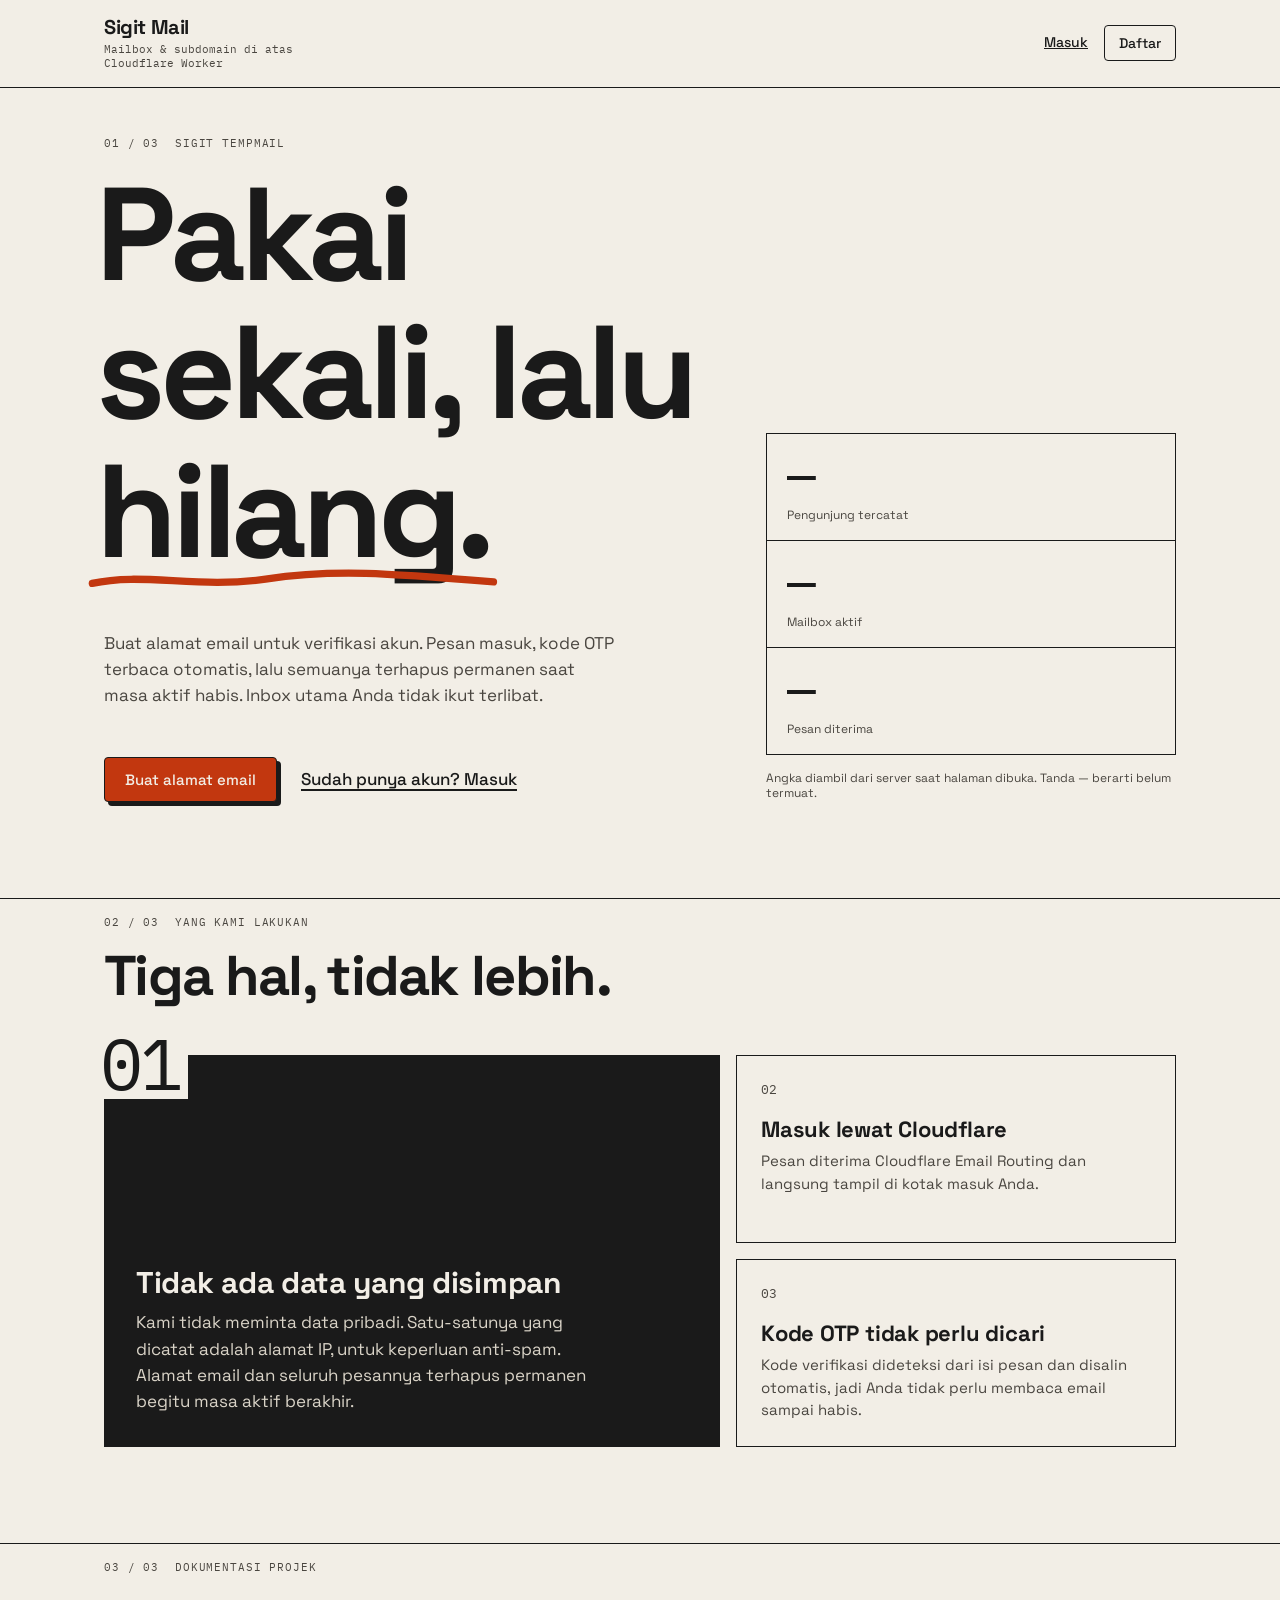
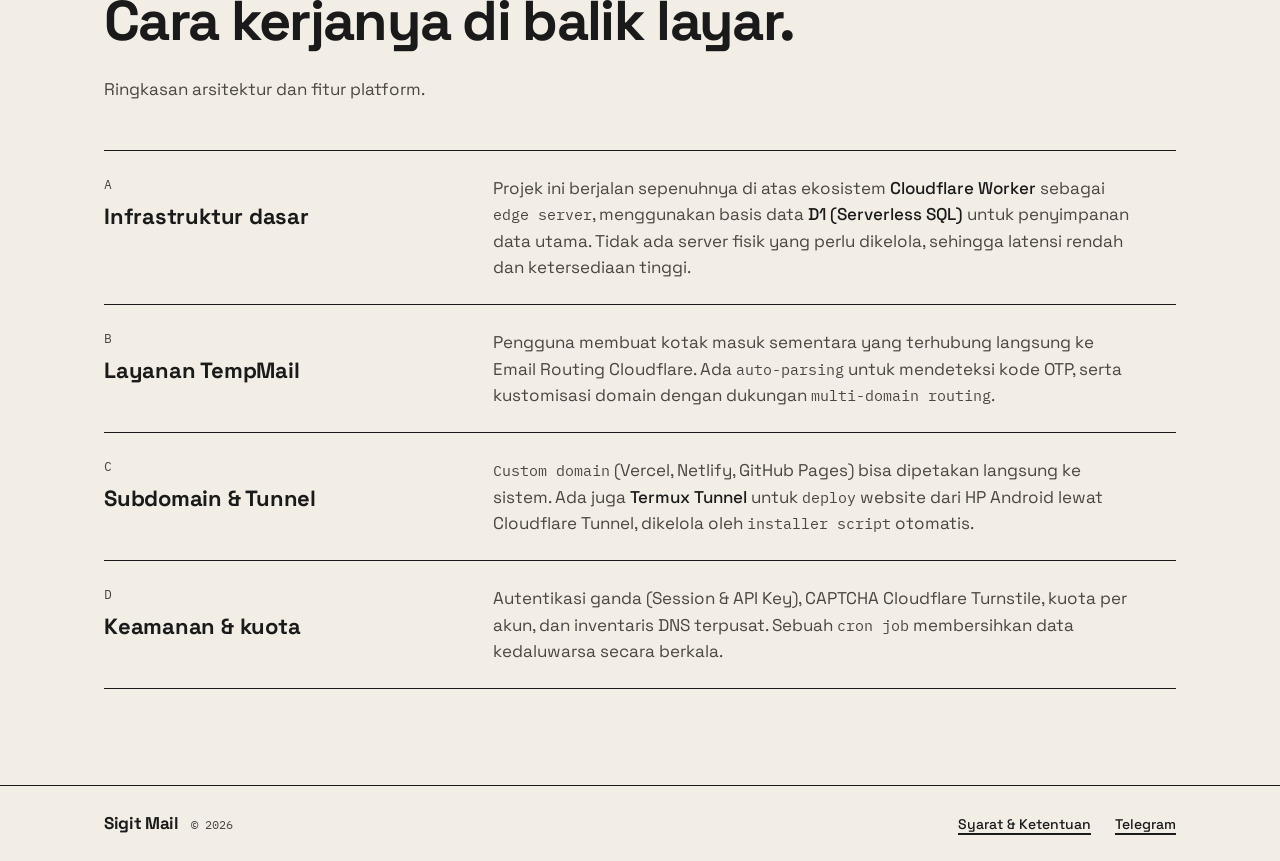
<file: index.html>
<!DOCTYPE html>
<html lang="id">
<head>
  <meta charset="UTF-8" />
  <meta name="viewport" content="width=device-width, initial-scale=1.0, minimum-scale=1.0" />
  <title>Sigit TempMail — Email sementara untuk verifikasi akun</title>
  <meta name="description" content="Buat email sementara secara instan untuk verifikasi akun tanpa harus mencemari inbox utama Anda." />
  <link rel="icon" href="favicon.ico" />

  <link rel="preconnect" href="https://fonts.googleapis.com" />
  <link rel="preconnect" href="https://fonts.gstatic.com" crossorigin />
  <link href="https://fonts.googleapis.com/css2?family=IBM+Plex+Mono:wght@400;500&family=Space+Grotesk:wght@400;500;700&display=swap" rel="stylesheet" />
  <link rel="stylesheet" href="css/style.css" />

  <style>
    /* Palet
       paper  #F2EEE6  kertas arsip, bukan putih layar
       ink    #1A1A1A  tinta cetak
       muted  #4A4640  abu hangat untuk teks sekunder
       stamp  #C2370F  merah tinta cap pos; hanya di CTA utama + garis bawah hero
       Ritme jarak: 8 / 16 / 48 / 96 */
    :root {
      --paper: #F2EEE6;
      --ink: #1A1A1A;
      --muted: #4A4640;
      --stamp: #C2370F;
      --s1: 8px; --s2: 16px; --s3: 48px; --s4: 96px;
    }
    *, *::before, *::after { box-sizing: border-box; }
    html { scroll-behavior: smooth; }
    body {
      margin: 0;
      min-height: 100vh;
      display: flex;
      flex-direction: column;
      background: var(--paper);
      color: var(--ink);
      font-family: 'Space Grotesk', system-ui, sans-serif;
      font-size: 17px;
      line-height: 1.55;
      -webkit-font-smoothing: antialiased;
    }
    ::selection { background: var(--ink); color: var(--paper); }
    a { color: inherit; }
    .mono { font-family: 'IBM Plex Mono', ui-monospace, monospace; }
    .wrap { width: 100%; max-width: 1120px; margin: 0 auto; padding: 0 24px; }

    /* kelas utilitas yang dipakai skrip modal */
    .hidden { display: none !important; }
    .opacity-0 { opacity: 0; }
    .scale-95 { transform: translateY(8px); }
    .scale-100 { transform: none; }

    /* ---------- header ---------- */
    .top { border-bottom: 1px solid var(--ink); }
    .top .wrap {
      display: flex; align-items: center; justify-content: space-between;
      gap: var(--s2); padding-top: var(--s2); padding-bottom: var(--s2);
    }
    .brand { text-decoration: none; display: block; }
    .brand b { font-size: 20px; font-weight: 700; letter-spacing: -0.02em; line-height: 1.1; display: block; }
    .brand span { font-size: 11px; line-height: 1.3; color: var(--muted); display: block; margin-top: 4px; max-width: 260px; }
    .top nav { display: flex; align-items: center; gap: var(--s2); flex-shrink: 0; }
    .top nav a.plain { font-size: 14px; font-weight: 500; }

    /* ---------- tombol ---------- */
    .btn {
      display: inline-block; text-decoration: none; cursor: pointer;
      font: 500 15px/1 'Space Grotesk', sans-serif;
      padding: 14px 20px; border-radius: 4px;
      border: 1.5px solid var(--ink);
      color: var(--ink); background: transparent;
    }
    .btn:hover { background: var(--ink); color: var(--paper); }
    .btn-primary {
      background: var(--stamp); color: var(--paper);
      box-shadow: 4px 4px 0 var(--ink);
    }
    .btn-primary:hover { background: var(--stamp); color: var(--paper); transform: translate(2px, 2px); box-shadow: 2px 2px 0 var(--ink); }
    .btn-sm { padding: 10px 14px; font-size: 14px; }
    .link-u { font-weight: 500; text-underline-offset: 4px; text-decoration-thickness: 1.5px; }

    /* ---------- label sudut ---------- */
    .idx { font-family: 'IBM Plex Mono', monospace; font-size: 11px; line-height: 1.3; letter-spacing: 0.08em; text-transform: uppercase; color: var(--muted); }

    /* ---------- hero ---------- */
    .hero { padding-top: var(--s3); padding-bottom: var(--s4); }
    .hero-grid { display: grid; grid-template-columns: 3fr 2fr; gap: var(--s3); align-items: end; margin-top: var(--s2); }
    h1 {
      margin: 0 0 var(--s3) -0.06em; /* sengaja menggantung sedikit keluar margin */
      font-size: clamp(56px, 11.5vw, 132px);
      font-weight: 700;
      line-height: 1.05;
      letter-spacing: -0.04em;
    }
    h1 .u { position: relative; display: inline-block; }
    h1 .u svg { position: absolute; left: -2%; bottom: -0.1em; width: 104%; height: 0.22em; overflow: visible; }
    .lede { max-width: 30em; margin: 0 0 var(--s3); color: var(--muted); }
    .cta { display: flex; flex-wrap: wrap; align-items: center; gap: var(--s2) 24px; }

    /* buku besar angka (data hidup) */
    .ledger { border: 1px solid var(--ink); }
    .ledger div { padding: var(--s2) 20px; border-top: 1px solid var(--ink); }
    .ledger div:first-child { border-top: 0; }
    .ledger p { margin: 0; }
    .ledger .n { font-family: 'IBM Plex Mono', monospace; font-weight: 500; font-size: 48px; line-height: 1.05; letter-spacing: -0.03em; }
    .ledger .l { font-size: 12px; line-height: 1.3; color: var(--muted); margin-top: var(--s1); }
    .note { font-size: 12px; line-height: 1.3; color: var(--muted); margin: var(--s2) 0 0; }

    /* ---------- section umum ---------- */
    section.block { border-top: 1px solid var(--ink); padding-top: var(--s2); padding-bottom: var(--s4); }
    h2 {
      margin: var(--s2) 0 var(--s3);
      font-size: clamp(34px, 5.2vw, 56px);
      font-weight: 700; line-height: 1.1; letter-spacing: -0.03em;
      max-width: 14em;
    }
    h3 { margin: 0 0 var(--s1); font-size: 22px; line-height: 1.2; letter-spacing: -0.01em; font-weight: 700; }
    p { margin: 0; }

    /* ---------- fitur: 1 besar + 2 kecil ---------- */
    .feat { display: grid; grid-template-columns: 7fr 5fr; gap: var(--s2); }
    .feat-big { position: relative; background: var(--ink); color: var(--paper); padding: var(--s3) 32px 32px; min-height: 320px; display: flex; flex-direction: column; justify-content: flex-end; }
    .feat-big .no {
      position: absolute; top: -28px; left: -12px; /* keluar dari bingkai */
      font-family: 'IBM Plex Mono', monospace; font-size: 72px; line-height: 1; letter-spacing: -0.04em; color: var(--ink);
      background: var(--paper); padding: 0 var(--s1);
    }
    .feat-big h3 { font-size: 30px; }
    .feat-big p { max-width: 28em; color: #D9D3C7; }
    .feat-side { display: grid; grid-template-rows: 1fr 1fr; gap: var(--s2); }
    .feat-small { border: 1px solid var(--ink); padding: 24px; }
    .feat-small .no { font-family: 'IBM Plex Mono', monospace; font-size: 13px; color: var(--muted); margin-bottom: var(--s2); }
    .feat-small p { font-size: 15px; line-height: 1.5; color: var(--muted); }

    /* ---------- dokumentasi: daftar vertikal ---------- */
    .docs-intro { color: var(--muted); max-width: 28em; margin: calc(var(--s3) * -0.5) 0 var(--s3); }
    .doc { display: grid; grid-template-columns: 1fr 2fr; gap: var(--s3); padding: 24px 0; border-top: 1px solid var(--ink); }
    .doc:last-child { border-bottom: 1px solid var(--ink); }
    .doc .no { font-family: 'IBM Plex Mono', monospace; font-size: 13px; color: var(--muted); margin-bottom: var(--s1); }
    .doc p { color: var(--muted); max-width: 38em; }
    .doc strong { color: var(--ink); font-weight: 500; }
    .doc em { font-style: normal; font-family: 'IBM Plex Mono', monospace; font-size: 0.9em; }

    /* ---------- footer ---------- */
    footer { border-top: 1px solid var(--ink); margin-top: auto; }
    footer .wrap { display: flex; flex-wrap: wrap; align-items: baseline; justify-content: space-between; gap: var(--s2) var(--s3); padding-top: 24px; padding-bottom: 24px; }
    footer b { font-weight: 700; letter-spacing: -0.02em; }
    footer .r { display: flex; gap: 24px; align-items: baseline; }
    footer button { font: 500 14px/1.3 'Space Grotesk', sans-serif; color: var(--ink); background: none; border: 0; padding: 0; cursor: pointer; text-decoration: underline; text-underline-offset: 4px; text-decoration-thickness: 1.5px; }
    footer a { font-size: 14px; font-weight: 500; text-underline-offset: 4px; text-decoration-thickness: 1.5px; }

    /* ---------- modal ---------- */
    #tos-modal {
      position: fixed; inset: 0; z-index: 50;
      display: flex; align-items: center; justify-content: center; padding: var(--s2);
      background: rgba(26, 26, 26, 0.55);
      transition: opacity 0.2s ease;
    }
    #tos-modal-content {
      background: var(--paper); border: 2px solid var(--ink); box-shadow: 8px 8px 0 var(--ink);
      width: 100%; max-width: 560px; max-height: 85vh; display: flex; flex-direction: column;
      transition: transform 0.2s ease;
    }
    .m-head { display: flex; align-items: center; justify-content: space-between; padding: 20px 24px; border-bottom: 1px solid var(--ink); }
    .m-head h3 { margin: 0; }
    #btn-close-tos { font: 500 14px/1 'Space Grotesk', sans-serif; background: none; border: 0; cursor: pointer; text-decoration: underline; text-underline-offset: 4px; color: var(--ink); padding: var(--s1); }
    .m-body { padding: 24px; overflow-y: auto; font-size: 15px; line-height: 1.55; color: var(--muted); }
    .m-body > * + * { margin-top: 20px; }
    .m-body h4 { margin: 0 0 4px; font-size: 15px; color: var(--ink); font-weight: 700; }
    .m-body ul { margin: 4px 0 0; padding-left: 20px; }
    .m-body li + li { margin-top: 4px; }
    .m-body strong { color: var(--ink); font-weight: 500; }
    .m-foot { padding: var(--s2) 24px; border-top: 1px solid var(--ink); }
    .m-foot .btn { width: 100%; text-align: center; }

    /* ---------- layar kecil ---------- */
    @media (max-width: 820px) {
      body { font-size: 16px; line-height: 1.6; }
      .wrap { padding: 0 20px; }
      .hero { padding-top: 24px; padding-bottom: var(--s3); }
      .hero-grid, .feat, .doc { grid-template-columns: 1fr; }
      .hero-grid { gap: var(--s3); }
      h1 { margin-bottom: var(--s2); }
      .lede { margin-bottom: 24px; }
      .feat-big { min-height: 260px; padding: var(--s3) 20px 24px; }
      .feat-big .no { left: 8px; font-size: 56px; }
      .feat-side { grid-template-rows: auto; }
      .doc { gap: var(--s1); }
      section.block { padding-bottom: var(--s3); }
      .brand span { display: none; }
    }
  </style>
</head>
<body>

  <header class="top">
    <div class="wrap">
      <a href="/" class="brand">
        <b>Sigit Mail</b>
        <span class="mono">Mailbox &amp; subdomain di atas Cloudflare Worker</span>
      </a>
      <nav>
        <a href="login.html" class="plain">Masuk</a>
        <a href="register.html" class="btn btn-sm">Daftar</a>
      </nav>
    </div>
  </header>

  <main>

    <!-- 01 — HERO + ANGKA LANGSUNG -->
    <section class="hero">
      <div class="wrap">
        <div class="idx">01 / 03 &nbsp;Sigit TempMail</div>
        <div class="hero-grid">
          <div>
            <h1>
              Pakai sekali, lalu
              <span class="u">hilang.<svg viewBox="0 0 300 20" preserveAspectRatio="none" aria-hidden="true"><path d="M3 12 C 40 4, 80 16, 130 9 S 220 5, 297 11" fill="none" stroke="#C2370F" stroke-width="5" stroke-linecap="round"/></svg></span>
            </h1>
            <p class="lede">
              Buat alamat email untuk verifikasi akun. Pesan masuk, kode OTP terbaca otomatis, lalu semuanya terhapus permanen saat masa aktif habis. Inbox utama Anda tidak ikut terlibat.
            </p>
            <div class="cta">
              <a href="register.html" class="btn btn-primary">Buat alamat email</a>
              <a href="login.html" class="link-u">Sudah punya akun? Masuk</a>
            </div>
          </div>

          <div>
            <div class="ledger">
              <div>
                <p class="n" id="stat-total-users">—</p>
                <p class="l">Pengunjung tercatat</p>
              </div>
              <div>
                <p class="n" id="stat-active-mailboxes">—</p>
                <p class="l">Mailbox aktif</p>
              </div>
              <div>
                <p class="n" id="stat-total-messages">—</p>
                <p class="l">Pesan diterima</p>
              </div>
            </div>
            <p class="note">Angka diambil dari server saat halaman dibuka. Tanda &mdash; berarti belum termuat.</p>
          </div>
        </div>
      </div>
    </section>

    <!-- 02 — FITUR -->
    <section class="block">
      <div class="wrap">
        <div class="idx">02 / 03 &nbsp;Yang kami lakukan</div>
        <h2>Tiga hal, tidak lebih.</h2>

        <div class="feat">
          <div class="feat-big">
            <span class="no">01</span>
            <h3>Tidak ada data yang disimpan</h3>
            <p>Kami tidak meminta data pribadi. Satu-satunya yang dicatat adalah alamat IP, untuk keperluan anti-spam. Alamat email dan seluruh pesannya terhapus permanen begitu masa aktif berakhir.</p>
          </div>

          <div class="feat-side">
            <div class="feat-small">
              <div class="no">02</div>
              <h3>Masuk lewat Cloudflare</h3>
              <p>Pesan diterima Cloudflare Email Routing dan langsung tampil di kotak masuk Anda.</p>
            </div>
            <div class="feat-small">
              <div class="no">03</div>
              <h3>Kode OTP tidak perlu dicari</h3>
              <p>Kode verifikasi dideteksi dari isi pesan dan disalin otomatis, jadi Anda tidak perlu membaca email sampai habis.</p>
            </div>
          </div>
        </div>
      </div>
    </section>

    <!-- 03 — DOKUMENTASI -->
    <section class="block">
      <div class="wrap">
        <div class="idx">03 / 03 &nbsp;Dokumentasi projek</div>
        <h2>Cara kerjanya di balik layar.</h2>
        <p class="docs-intro">Ringkasan arsitektur dan fitur platform.</p>

        <div>
          <div class="doc">
            <div>
              <div class="no">A</div>
              <h3>Infrastruktur dasar</h3>
            </div>
            <p>
              Projek ini berjalan sepenuhnya di atas ekosistem <strong>Cloudflare Worker</strong> sebagai <em>edge server</em>, menggunakan basis data <strong>D1 (Serverless SQL)</strong> untuk penyimpanan data utama. Tidak ada server fisik yang perlu dikelola, sehingga latensi rendah dan ketersediaan tinggi.
            </p>
          </div>

          <div class="doc">
            <div>
              <div class="no">B</div>
              <h3>Layanan TempMail</h3>
            </div>
            <p>
              Pengguna membuat kotak masuk sementara yang terhubung langsung ke Email Routing Cloudflare. Ada <em>auto-parsing</em> untuk mendeteksi kode OTP, serta kustomisasi domain dengan dukungan <em>multi-domain routing</em>.
            </p>
          </div>

          <div class="doc">
            <div>
              <div class="no">C</div>
              <h3>Subdomain &amp; Tunnel</h3>
            </div>
            <p>
              <em>Custom domain</em> (Vercel, Netlify, GitHub Pages) bisa dipetakan langsung ke sistem. Ada juga <strong>Termux Tunnel</strong> untuk <em>deploy</em> website dari HP Android lewat Cloudflare Tunnel, dikelola oleh <em>installer script</em> otomatis.
            </p>
          </div>

          <div class="doc">
            <div>
              <div class="no">D</div>
              <h3>Keamanan &amp; kuota</h3>
            </div>
            <p>
              Autentikasi ganda (Session &amp; API Key), CAPTCHA Cloudflare Turnstile, kuota per akun, dan inventaris DNS terpusat. Sebuah <em>cron job</em> membersihkan data kedaluwarsa secara berkala.
            </p>
          </div>
        </div>
      </div>
    </section>

  </main>

  <footer>
    <div class="wrap">
      <div><b>Sigit Mail</b> <span class="mono" style="font-size:12px;color:var(--muted);margin-left:8px;">&copy; 2026</span></div>
      <div class="r">
        <button id="btn-open-tos" type="button">Syarat &amp; Ketentuan</button>
        <a href="https://t.me/sigitchan" target="_blank" rel="noopener">Telegram</a>
      </div>
    </div>
  </footer>

  <!-- MODAL SYARAT & KETENTUAN -->
  <div id="tos-modal" class="hidden opacity-0">
    <div id="tos-modal-content" class="scale-95">

      <div class="m-head">
        <h3>Syarat &amp; Ketentuan</h3>
        <button id="btn-close-tos" type="button">Tutup</button>
      </div>

      <div class="m-body">
        <p class="idx">Terakhir diperbarui: 17 Oktober 2026</p>

        <div>
          <h4>1. Penerimaan Ketentuan</h4>
          <p>Dengan mengakses dan menggunakan layanan Sigit TempMail ("Layanan"), Anda setuju untuk terikat dengan Syarat dan Ketentuan ini. Jika Anda tidak setuju, harap berhenti menggunakan Layanan.</p>
        </div>

        <div>
          <h4>2. Penggunaan Layanan</h4>
          <p>Layanan ini disediakan untuk tujuan <strong>privasi dan verifikasi</strong>. Anda dilarang menggunakan alamat email sementara ini untuk:</p>
          <ul>
            <li>Aktivitas ilegal, penipuan, atau phishing.</li>
            <li>Mengirim spam massal atau melakukan serangan siber.</li>
            <li>Membuat akun massal yang bertujuan merusak layanan pihak ketiga.</li>
            <li>Segala bentuk pelanggaran hukum yang berlaku di Indonesia.</li>
          </ul>
        </div>

        <div>
          <h4>3. Kebijakan Privasi &amp; Data</h4>
          <p>Kami menghormati privasi Anda. Sistem kami <strong>tidak menyimpan metadata pribadi</strong> selain alamat IP untuk keperluan keamanan (anti-spam). Seluruh pesan dan alamat email yang dibuat akan <strong>dihapus secara otomatis dan permanen</strong> setelah masa aktif habis.</p>
        </div>

        <div>
          <h4>4. Batasan Tanggung Jawab</h4>
          <p>Sigit TempMail tidak bertanggung jawab atas kehilangan data, kegagalan verifikasi, atau kerugian yang timbul akibat penggunaan alamat email sementara ini. Layanan ini bersifat "sebagaimana adanya" (as-is).</p>
        </div>
      </div>

      <div class="m-foot">
        <button id="btn-close-tos-footer" type="button" class="btn btn-primary">Saya mengerti</button>
      </div>

    </div>
  </div>

  <script src="assets/utils.js"></script>
  <script src="assets/api.js"></script>
  <script>
    document.addEventListener('DOMContentLoaded', async () => {
      const tosModal = document.getElementById('tos-modal');
      const tosContent = document.getElementById('tos-modal-content');
      const btnOpenTos = document.getElementById('btn-open-tos');
      const btnCloseTos = document.getElementById('btn-close-tos');
      const btnCloseTosFooter = document.getElementById('btn-close-tos-footer');

      function openTos() {
        tosModal.classList.remove('hidden');
        setTimeout(() => {
          tosModal.classList.remove('opacity-0');
          tosContent.classList.remove('scale-95');
          tosContent.classList.add('scale-100');
        }, 10);
      }

      function closeTos() {
        tosModal.classList.add('opacity-0');
        tosContent.classList.remove('scale-100');
        tosContent.classList.add('scale-95');
        setTimeout(() => {
          tosModal.classList.add('hidden');
        }, 300);
      }

      if (btnOpenTos) btnOpenTos.addEventListener('click', openTos);
      if (btnCloseTos) btnCloseTos.addEventListener('click', closeTos);
      if (btnCloseTosFooter) btnCloseTosFooter.addEventListener('click', closeTos);

      tosModal.addEventListener('click', (e) => {
        if (e.target === tosModal) closeTos();
      });

      try {
        const res = await apiFetch('/api/web/stats', { skipAuthRedirect: true });
        if (res?.data) {
          const d = res.data;
          const format = (n) => Number(n || 0).toLocaleString('id-ID');

          if (document.getElementById('stat-total-users')) document.getElementById('stat-total-users').textContent = format(d.total_visitors);
          if (document.getElementById('stat-active-mailboxes')) document.getElementById('stat-active-mailboxes').textContent = format(d.active_mailboxes);
          if (document.getElementById('stat-total-messages')) document.getElementById('stat-total-messages').textContent = format(d.total_messages);
        }
      } catch (e) {}
    });
  </script>
</body>
</html>
</file>
<file: css/style.css>
@import url('https://fonts.googleapis.com/css2?family=Inter:wght@300;400;500;600;700;800;900&family=JetBrains+Mono:wght@400;500;600&display=swap');

:root {
  --primary: #1a73e8;
  --primary-dark: #1557b0;
  --primary-light: #e8f0fe;
  --success: #10b981;
  --danger: #ef4444;
  --warning: #f59e0b;
  --bg-main: #f4f7fb;
  --text-main: #0f172a;
  --dash-spring: cubic-bezier(0.16, 1, 0.3, 1);
  --dash-ease: cubic-bezier(0.4, 0, 0.2, 1);
  --dash-shadow-sm: 0 1px 3px rgba(15, 23, 42, 0.04);
  --dash-shadow: 0 4px 16px -4px rgba(15, 23, 42, 0.08);
  --dash-shadow-lg: 0 12px 40px -8px rgba(15, 23, 42, 0.14);
}

* {
  box-sizing: border-box;
  -webkit-tap-highlight-color: transparent;
}

html {
  scroll-behavior: smooth;
}

body {
  font-family: 'Inter', -apple-system, BlinkMacSystemFont, sans-serif;
  background-color: var(--bg-main);
  color: var(--text-main);
  overflow-x: hidden;
  min-height: 100vh;
  margin: 0;
  font-size: 14px;
  line-height: 1.6;
}

.font-mono-code {
  font-family: 'JetBrains Mono', monospace;
}

.bg-mesh {
  position: fixed;
  inset: 0;
  z-index: -1;
  pointer-events: none;
  background:
    radial-gradient(circle at 15% 15%, rgba(26, 115, 232, 0.1), transparent 40%),
    radial-gradient(circle at 85% 20%, rgba(56, 189, 248, 0.12), transparent 40%),
    radial-gradient(circle at 50% 85%, rgba(99, 102, 241, 0.07), transparent 45%);
}

.blob {
  position: absolute;
  border-radius: 9999px;
  filter: blur(80px);
  opacity: 0.6;
  animation: floatBlob 16s infinite alternate ease-in-out;
  will-change: transform;
}

.blob-1 {
  width: 400px;
  height: 400px;
  background: rgba(26, 115, 232, 0.15);
  top: -100px;
  left: -100px;
}

.blob-2 {
  width: 350px;
  height: 350px;
  background: rgba(14, 165, 233, 0.14);
  bottom: 5%;
  right: -80px;
  animation-delay: -5s;
}

.blob-3 {
  width: 300px;
  height: 300px;
  background: rgba(139, 92, 246, 0.1);
  top: 40%;
  left: 40%;
  animation-delay: -9s;
  animation-duration: 20s;
}

@keyframes floatBlob {
  0% { transform: translate(0, 0) scale(1); }
  100% { transform: translate(40px, 50px) scale(1.1); }
}

.glass-nav {
  background: rgba(255, 255, 255, 0.75);
  backdrop-filter: blur(20px);
  -webkit-backdrop-filter: blur(20px);
  border-bottom: 1px solid rgba(226, 232, 240, 0.7);
}

.glass-card {
  background: rgba(255, 255, 255, 0.85);
  backdrop-filter: blur(20px);
  -webkit-backdrop-filter: blur(20px);
  border: 1px solid rgba(255, 255, 255, 0.95);
  box-shadow: 0 8px 32px -4px rgba(15, 23, 42, 0.06), 0 2px 8px -2px rgba(15, 23, 42, 0.03);
}

.btn-primary {
  background: #1a73e8;
  color: #ffffff;
  box-shadow: 0 4px 14px 0 rgba(26, 115, 232, 0.3);
  transition: all 0.2s var(--dash-ease);
}

.btn-primary:hover:not(:disabled) {
  background: #1557b0;
  transform: translateY(-1px);
  box-shadow: 0 6px 20px 0 rgba(26, 115, 232, 0.4);
}

.btn-primary:active:not(:disabled) {
  transform: translateY(0);
}

.btn-primary:disabled {
  opacity: 0.6;
  cursor: not-allowed;
}

.skeleton {
  background: linear-gradient(90deg, #e2e8f0 25%, #f1f5f9 50%, #e2e8f0 75%);
  background-size: 200% 100%;
  animation: shimmer 1.5s infinite;
  border-radius: 0.5rem;
}

@keyframes shimmer {
  0% { background-position: 200% 0; }
  100% { background-position: -200% 0; }
}

#global-loader {
  background: rgba(15, 23, 42, 0.4);
  backdrop-filter: blur(8px);
  transition: opacity 0.2s ease;
}

.spinner {
  width: 40px;
  height: 40px;
  border: 3.5px solid rgba(26, 115, 232, 0.2);
  border-top-color: #1a73e8;
  border-radius: 50%;
  animation: spin 0.75s linear infinite;
}

@keyframes spin {
  to { transform: rotate(360deg); }
}

#toast-container,
.toast-container {
  position: fixed;
  top: 1.25rem;
  right: 1.25rem;
  z-index: 9999;
  display: flex;
  flex-direction: column;
  gap: 0.65rem;
  max-width: 380px;
  width: calc(100% - 2.5rem);
  pointer-events: none;
}

.toast-item {
  background: #ffffff;
  border-radius: 0.875rem;
  box-shadow: 0 12px 28px -6px rgba(15, 23, 42, 0.15), 0 0 0 1px rgba(15, 23, 42, 0.02);
  animation: slideInRight 0.3s var(--dash-spring) forwards;
  pointer-events: auto;
}

@keyframes slideInRight {
  from { opacity: 0; transform: translateX(30px); }
  to { opacity: 1; transform: translateX(0); }
}

::-webkit-scrollbar {
  width: 5px;
  height: 5px;
}

::-webkit-scrollbar-track {
  background: transparent;
}

::-webkit-scrollbar-thumb {
  background: #cbd5e1;
  border-radius: 9999px;
}

::-webkit-scrollbar-thumb:hover {
  background: #94a3b8;
}

.dash-topbar {
  background: rgba(255, 255, 255, 0.75);
  backdrop-filter: saturate(180%) blur(20px);
  -webkit-backdrop-filter: saturate(180%) blur(20px);
  border-bottom: 1px solid rgba(226, 232, 240, 0.7);
}

.dash-topbar-inner {
  height: 56px;
  padding: 0 12px;
  max-width: 1400px;
  margin: 0 auto;
  display: flex;
  align-items: center;
  justify-content: space-between;
  gap: 12px;
}

@media (min-width: 640px) {
  .dash-topbar-inner { padding: 0 24px; }
}

.dash-icon-btn {
  width: 34px;
  height: 34px;
  border-radius: 10px;
  display: inline-flex;
  align-items: center;
  justify-content: center;
  color: #475569;
  background: transparent;
  border: 1px solid transparent;
  transition: all 0.2s ease;
  cursor: pointer;
}

.dash-icon-btn:hover {
  background: #f1f5f9;
  color: #0f172a;
  border-color: #e2e8f0;
}

.dash-icon-btn-danger:hover {
  background: #fef2f2;
  color: #b91c1c;
  border-color: #fecaca;
}

.dash-tier-badge {
  display: inline-flex;
  align-items: center;
  font-size: 9px;
  font-weight: 800;
  letter-spacing: 0.08em;
  text-transform: uppercase;
  padding: 3px 8px;
  border-radius: 6px;
  background: #e0f2fe;
  color: #0369a1;
}

.dash-points-chip {
  align-items: center;
  gap: 6px;
  padding: 6px 12px;
  border-radius: 999px;
  background: #fffbeb;
  border: 1px solid #fde68a;
  color: #b45309;
  font-size: 12px;
  font-weight: 700;
  transition: all 0.2s ease;
  cursor: pointer;
}

.dash-points-chip:hover {
  background: #fef3c7;
  border-color: #fcd34d;
  transform: translateY(-1px);
}

.dash-overlay {
  position: fixed;
  inset: 0;
  background: rgba(15, 23, 42, 0.4);
  backdrop-filter: blur(4px);
  z-index: 40;
  opacity: 0;
  transition: opacity 0.3s ease;
}

.dash-overlay:not(.hidden) { opacity: 1; }

.dash-sidebar {
  position: fixed;
  top: 0;
  left: 0;
  bottom: 0;
  width: 280px;
  max-width: 85vw;
  background: #ffffff;
  box-shadow: 4px 0 24px -12px rgba(15, 23, 42, 0.2);
  z-index: 50;
  transform: translateX(-100%);
  transition: transform 0.4s var(--dash-spring);
  display: flex;
  flex-direction: column;
}

.dash-sidebar.is-open { transform: translateX(0); }

.dash-sidebar-head {
  height: 56px;
  padding: 0 12px 0 16px;
  display: flex;
  align-items: center;
  justify-content: space-between;
  border-bottom: 1px solid #e2e8f0;
  flex-shrink: 0;
}

.dash-sidebar-nav {
  flex: 1;
  overflow-y: auto;
  padding: 8px 10px 16px;
}

.dash-nav-group {
  font-size: 10px;
  font-weight: 700;
  text-transform: uppercase;
  letter-spacing: 0.08em;
  color: #94a3b8;
  padding: 16px 12px 8px;
}

.dash-nav-group:first-child { padding-top: 8px; }

.dash-nav-item {
  display: flex;
  align-items: center;
  gap: 12px;
  padding: 10px 12px;
  border-radius: 10px;
  font-size: 13px;
  color: #475569;
  font-weight: 500;
  cursor: pointer;
  text-decoration: none;
  position: relative;
  transition: all 0.2s ease;
  border: 1px solid transparent;
}

.dash-nav-item:hover {
  background: #f8fafc;
  color: #0f172a;
  border-color: #f1f5f9;
}

.dash-nav-item.active {
  background: #eff6ff;
  color: #1d4ed8;
  font-weight: 600;
  border-color: #dbeafe;
}

.dash-nav-item.active::before {
  content: '';
  position: absolute;
  left: -1px;
  top: 50%;
  transform: translateY(-50%);
  width: 3px;
  height: 20px;
  background: #1d4ed8;
  border-radius: 0 3px 3px 0;
}

.dash-nav-badge {
  margin-left: auto;
  font-size: 10px;
  font-weight: 700;
  padding: 2px 7px;
  border-radius: 999px;
  background: #f1f5f9;
  color: #475569;
  min-width: 22px;
  text-align: center;
}

.dash-nav-item.active .dash-nav-badge {
  background: #1d4ed8;
  color: #ffffff;
}

.dash-nav-badge-amber { background: #fef3c7; color: #b45309; }
.dash-nav-item.active .dash-nav-badge-amber { background: #f59e0b; color: #ffffff; }

.dash-sidebar-foot {
  padding: 10px;
  border-top: 1px solid #e2e8f0;
  background: #f8fafc;
  flex-shrink: 0;
}

.dash-user-card {
  display: flex;
  align-items: center;
  gap: 10px;
  padding: 8px;
  border-radius: 10px;
  background: transparent;
  border: 1px solid transparent;
  width: 100%;
  cursor: pointer;
  transition: all 0.2s ease;
}

.dash-user-card:hover {
  background: #ffffff;
  border-color: #e2e8f0;
}

.dash-avatar {
  width: 36px;
  height: 36px;
  border-radius: 50%;
  background: #1e293b;
  color: #ffffff;
  font-weight: 700;
  font-size: 14px;
  display: flex;
  align-items: center;
  justify-content: center;
  flex-shrink: 0;
  box-shadow: 0 2px 8px rgba(15, 23, 42, 0.2);
}

.dash-avatar-lg {
  width: 64px;
  height: 64px;
  font-size: 24px;
  background: #1e293b;
}

.dash-main {
  padding: 24px 16px 60px;
  max-width: 1200px;
  margin: 0 auto;
  width: 100%;
}

@media (min-width: 640px) {
  .dash-main { padding: 32px 24px 80px; }
}

.dash-view {
  display: none;
  animation: dashViewIn 0.4s var(--dash-spring);
}

.dash-view.active { display: block; }

@keyframes dashViewIn {
  from { opacity: 0; transform: translateY(12px); }
  to { opacity: 1; transform: translateY(0); }
}

.dash-hero {
  display: flex;
  flex-direction: column;
  gap: 16px;
  margin-bottom: 24px;
}

@media (min-width: 640px) {
  .dash-hero {
    flex-direction: row;
    align-items: flex-end;
    justify-content: space-between;
    margin-bottom: 32px;
  }
}

.dash-eyebrow {
  font-size: 11px;
  font-weight: 800;
  text-transform: uppercase;
  letter-spacing: 0.15em;
  color: #94a3b8;
  margin-bottom: 6px;
}

.dash-title {
  font-family: 'Inter', sans-serif;
  font-size: 26px;
  font-weight: 900;
  color: #0f172a;
  letter-spacing: -0.035em;
  line-height: 1.1;
}

@media (min-width: 640px) {
  .dash-title { font-size: 32px; }
}

.dash-subtitle {
  font-size: 14px;
  color: #64748b;
  margin-top: 6px;
  line-height: 1.5;
  font-weight: 400;
}

.dash-stats-grid {
  display: grid;
  grid-template-columns: repeat(2, minmax(0, 1fr));
  gap: 12px;
  margin-bottom: 24px;
}

@media (min-width: 1024px) {
  .dash-stats-grid {
    grid-template-columns: repeat(4, minmax(0, 1fr));
    gap: 16px;
    margin-bottom: 32px;
  }
}

.dash-stat-card {
  background: #ffffff;
  border: 1px solid #e2e8f0;
  border-radius: 16px;
  padding: 18px;
  transition: all 0.2s ease;
}

.dash-stat-card:hover {
  border-color: #cbd5e1;
  box-shadow: 0 4px 20px -4px rgba(15, 23, 42, 0.06);
  transform: translateY(-2px);
}

.dash-stat-head {
  display: flex;
  align-items: center;
  justify-content: space-between;
  margin-bottom: 12px;
}

.dash-stat-label {
  font-size: 10px;
  font-weight: 700;
  text-transform: uppercase;
  letter-spacing: 0.08em;
  color: #64748b;
}

.dash-stat-icon {
  width: 34px;
  height: 34px;
  border-radius: 10px;
  display: flex;
  align-items: center;
  justify-content: center;
  flex-shrink: 0;
}

.dash-stat-icon-blue { background: #e0f2fe; color: #0369a1; }
.dash-stat-icon-amber { background: #fef3c7; color: #b45309; }
.dash-stat-icon-purple { background: #f3e8ff; color: #7e22ce; }
.dash-stat-icon-emerald { background: #dcfce7; color: #15803d; }
.dash-stat-icon-red { background: #fee2e2; color: #b91c1c; }

.dash-stat-value {
  font-family: 'Inter', sans-serif;
  font-size: 28px;
  font-weight: 800;
  color: #0f172a;
  line-height: 1;
  letter-spacing: -0.03em;
}

.dash-stat-value-suffix {
  font-size: 14px;
  font-weight: 500;
  color: #94a3b8;
  margin-left: 4px;
}

.dash-stat-value-amber { color: #d97706; }
.dash-stat-value-emerald { color: #059669; }

.dash-stat-hint {
  font-size: 11px;
  color: #94a3b8;
  margin-top: 8px;
}

.dash-two-col {
  display: grid;
  grid-template-columns: 1fr;
  gap: 16px;
}

@media (min-width: 1024px) {
  .dash-two-col { grid-template-columns: 1fr 1fr; }
}

.dash-action-card {
  width: 100%;
  background: #ffffff;
  border: 1px solid #e2e8f0;
  border-radius: 12px;
  padding: 14px;
  display: flex;
  align-items: center;
  gap: 14px;
  cursor: pointer;
  transition: all 0.2s ease;
}

.dash-action-card:hover {
  border-color: #1d4ed8;
  background: #f8fbff;
  transform: translateY(-1px);
  box-shadow: 0 6px 18px -6px rgba(26, 115, 232, 0.15);
}

.dash-action-icon {
  width: 40px;
  height: 40px;
  border-radius: 12px;
  display: flex;
  align-items: center;
  justify-content: center;
  flex-shrink: 0;
}

.dash-activity-row {
  display: flex;
  align-items: flex-start;
  gap: 12px;
  padding: 10px;
  border-radius: 12px;
  transition: background 0.2s ease;
}

.dash-activity-row:hover { background: #f8fafc; }

.dash-activity-icon {
  width: 28px;
  height: 28px;
  border-radius: 8px;
  display: flex;
  align-items: center;
  justify-content: center;
  flex-shrink: 0;
  margin-top: 2px;
  font-weight: 700;
}

.dash-pill {
  display: inline-flex;
  align-items: center;
  gap: 5px;
  padding: 4px 10px;
  border-radius: 999px;
  font-size: 11px;
  font-weight: 700;
  border: 1px solid transparent;
}

.dash-pill-amber { background: #fffbeb; color: #b45309; border-color: #fde68a; }
.dash-pill-blue { background: #eff6ff; color: #1d4ed8; border-color: #bfdbfe; }

.dash-filter-bar {
  display: flex;
  align-items: center;
  gap: 8px;
  margin-bottom: 16px;
  flex-wrap: wrap;
}

.dash-filter-pill {
  padding: 6px 16px;
  border-radius: 999px;
  font-size: 12px;
  font-weight: 600;
  background: #ffffff;
  color: #64748b;
  border: 1px solid #e2e8f0;
  cursor: pointer;
  transition: all 0.2s ease;
}

.dash-filter-pill:hover { background: #f1f5f9; color: #334155; }

.dash-filter-pill.active {
  background: #1e293b;
  color: #ffffff;
  border-color: #0f172a;
  box-shadow: 0 2px 8px rgba(15, 23, 42, 0.2);
}

.dash-panel-head {
  display: flex;
  align-items: center;
  justify-content: space-between;
  gap: 12px;
  padding: 16px;
  border-bottom: 1px solid #e2e8f0;
}

.dash-panel-title {
  font-size: 14px;
  font-weight: 700;
  color: #0f172a;
  line-height: 1.2;
}

.dash-panel-sub {
  font-size: 12px;
  color: #64748b;
  margin-top: 2px;
}

.dash-tempmail-grid {
  display: grid;
  grid-template-columns: 1fr;
  gap: 16px;
  min-height: 500px;
}

@media (min-width: 768px) {
  .dash-tempmail-grid { grid-template-columns: minmax(0, 1fr) minmax(0, 1fr); }
}

@media (min-width: 1024px) {
  .dash-tempmail-grid { grid-template-columns: 300px minmax(0, 1fr) minmax(0, 1.2fr); min-height: 620px; }
}

.dash-modal {
  position: fixed;
  inset: 0;
  background: rgba(15, 23, 42, 0.5);
  backdrop-filter: blur(8px);
  -webkit-backdrop-filter: blur(8px);
  z-index: 100;
  display: flex;
  align-items: center;
  justify-content: center;
  padding: 16px;
  opacity: 0;
  transition: opacity 0.3s ease;
}

.dash-modal:not(.hidden) { opacity: 1; }

.dash-modal-card {
  background: #ffffff;
  border-radius: 20px;
  width: 100%;
  max-width: 520px;
  max-height: 90vh;
  display: flex;
  flex-direction: column;
  box-shadow: 0 24px 80px -12px rgba(15, 23, 42, 0.35);
  transform: translateY(100px) scale(0.9);
  opacity: 0;
  transition: transform 0.5s cubic-bezier(0.34, 1.56, 0.64, 1), opacity 0.4s ease;
  border: 1px solid rgba(255, 255, 255, 0.5);
  overflow: hidden;
}

.dash-modal:not(.hidden) .dash-modal-card {
  transform: translateY(0) scale(1);
  opacity: 1;
}

.dash-modal-card-sm { max-width: 440px; }

.dash-modal-head {
  display: flex;
  align-items: flex-start;
  justify-content: space-between;
  gap: 12px;
  padding: 18px;
  border-bottom: 1px solid #e2e8f0;
  flex-shrink: 0;
}

.dash-modal-foot {
  display: flex;
  justify-content: flex-end;
  gap: 10px;
  padding: 14px 18px;
  border-top: 1px solid #e2e8f0;
  background: #f8fafc;
  flex-shrink: 0;
  border-radius: 0 0 20px 20px;
}

.dash-field-label {
  display: block;
  font-size: 11px;
  font-weight: 700;
  color: #334155;
  margin-bottom: 6px;
}

.dash-field-input {
  width: 100%;
  padding: 10px 14px;
  border: 1px solid #cbd5e1;
  border-radius: 10px;
  font-size: 13px;
  color: #0f172a;
  background: #ffffff;
  outline: none;
  transition: all 0.2s ease;
}

.dash-field-input:focus {
  border-color: #1d4ed8;
  box-shadow: 0 0 0 3px rgba(29, 78, 216, 0.15);
}

.dash-field-input-disabled {
  background: #f1f5f9;
  color: #94a3b8;
  cursor: not-allowed;
}

.dash-tab {
  padding: 14px 18px;
  font-size: 13px;
  font-weight: 600;
  color: #64748b;
  background: transparent;
  border: none;
  border-bottom: 2px solid transparent;
  cursor: pointer;
  transition: all 0.2s ease;
  white-space: nowrap;
}

.dash-tab:hover { color: #0f172a; }

.dash-tab.active {
  color: #1d4ed8;
  border-bottom-color: #1d4ed8;
}

.dash-btn-secondary {
  background: #ffffff;
  border: 1px solid #cbd5e1;
  color: #334155;
  transition: all 0.2s ease;
  cursor: pointer;
}

.dash-btn-secondary:hover {
  background: #f8fafc;
  border-color: #94a3b8;
}

.dash-btn-danger {
  background: #fef2f2;
  border: 1px solid #fecaca;
  color: #b91c1c;
  transition: all 0.2s ease;
  cursor: pointer;
}

.dash-btn-danger:hover {
  background: #fee2e2;
  border-color: #f87171;
}

.dash-points-grid {
  display: grid;
  grid-template-columns: 1fr;
  gap: 16px;
  margin-bottom: 24px;
}

@media (min-width: 768px) {
  .dash-points-grid { grid-template-columns: repeat(3, minmax(0, 1fr)); }
}

.dash-points-hero {
  background: #fffbeb;
  border: 1px solid #fde68a;
  border-radius: 16px;
  padding: 24px;
}

.dash-points-big {
  font-size: 42px;
  font-weight: 900;
  color: #d97706;
  line-height: 1;
  letter-spacing: -0.04em;
}

.dash-points-mid {
  font-size: 28px;
  font-weight: 800;
  line-height: 1;
  letter-spacing: -0.02em;
}

.dash-ledger-row {
  display: flex;
  align-items: center;
  gap: 14px;
  padding: 14px 18px;
  transition: background 0.15s ease;
}

.dash-ledger-row:hover { background: #f8fafc; }

.dash-ledger-icon {
  width: 36px;
  height: 36px;
  border-radius: 10px;
  display: flex;
  align-items: center;
  justify-content: center;
  font-weight: 800;
  flex-shrink: 0;
  font-size: 16px;
}

.dash-ledger-plus { background: #dcfce7; color: #15803d; }
.dash-ledger-minus { background: #fee2e2; color: #b91c1c; }

.dash-subdomain-card {
  background: #ffffff;
  border: 1px solid #e2e8f0;
  border-radius: 16px;
  padding: 18px;
  transition: all 0.3s var(--dash-spring);
  cursor: pointer;
  position: relative;
}

.dash-subdomain-card:hover {
  border-color: #94a3b8;
  box-shadow: 0 8px 30px -10px rgba(15, 23, 42, 0.15);
  transform: translateY(-2px);
}

.accordion-content {
  animation: slideDown 0.4s var(--dash-spring) forwards;
  transform-origin: top;
}

@keyframes slideDown {
  from { opacity: 0; transform: scaleY(0.95) translateY(-10px); }
  to { opacity: 1; transform: scaleY(1) translateY(0); }
}

.dash-badge-type {
  display: inline-flex;
  align-items: center;
  font-size: 9px;
  font-weight: 800;
  letter-spacing: 0.06em;
  text-transform: uppercase;
  padding: 3px 8px;
  border-radius: 6px;
}

.dash-badge-pointing { background: #f1f5f9; color: #475569; border: 1px solid #e2e8f0; }
.dash-badge-termux { background: #f3e8ff; color: #7e22ce; border: 1px solid #e9d5ff; }
.dash-badge-active { background: #dcfce7; color: #15803d; border: 1px solid #bbf7d0; }
.dash-badge-pending { background: #fef3c7; color: #b45309; border: 1px solid #fde68a; }
.dash-badge-blocked { background: #fee2e2; color: #b91c1c; border: 1px solid #fecaca; }

.tm-status-bar {
  display: flex;
  flex-wrap: wrap;
  gap: 10px;
  padding: 16px;
  background: #ffffff;
  border-bottom: 1px solid #e2e8f0;
  border-radius: 16px;
  margin-bottom: 16px;
  border: 1px solid #e2e8f0;
}

.tm-status-item {
  display: flex;
  align-items: center;
  gap: 8px;
  font-size: 12px;
  color: #334155;
  font-weight: 600;
  background: #f8fafc;
  padding: 6px 14px;
  border-radius: 999px;
  border: 1px solid #e2e8f0;
}

.tm-mb-item {
  transition: all 0.2s ease;
  border: 1px solid transparent;
}

.tm-mb-item:hover {
  background: #f8fafc;
  border-color: #e2e8f0;
}

.domain-select-styled {
  padding: 0 8px;
  display: flex;
  align-items: center;
  border-radius: 0 10px 10px 0;
  background: #f8fafc;
  border: 1px solid #cbd5e1;
  border-left: none;
  font-size: 11px;
  font-family: 'JetBrains Mono', monospace;
  color: #475569;
  outline: none;
  transition: all 0.2s ease;
  cursor: pointer;
  max-width: 160px;
}

.domain-select-styled:focus {
  border-color: #1d4ed8;
  background: #ffffff;
}

.dash-clear-cache {
  display: flex;
  align-items: center;
  justify-content: center;
  gap: 10px;
  padding: 12px 16px;
  border-radius: 12px;
  background: #fef2f2;
  border: 1.5px solid #fecaca;
  color: #b91c1c;
  font-size: 13px;
  font-weight: 700;
  cursor: pointer;
  transition: all 0.2s ease;
  width: 100%;
  margin-top: 10px;
  box-shadow: 0 2px 5px rgba(239, 68, 68, 0.05);
}

.dash-clear-cache:hover {
  background: #fee2e2;
  border-color: #f87171;
  transform: translateY(-1px);
  box-shadow: 0 4px 12px rgba(239, 68, 68, 0.15);
}

.dash-clear-cache:active {
  transform: translateY(0);
  box-shadow: none;
}

@media (prefers-reduced-motion: reduce) {
  *, *::before, *::after {
    animation-duration: 0.01ms !important;
    animation-iteration-count: 1 !important;
    transition-duration: 0.01ms !important;
    scroll-behavior: auto !important;
  }
  .blob { animation: none !important; }
}

.ai-launcher {
  position: fixed;
  right: 20px;
  bottom: 20px;
  width: 60px;
  height: 60px;
  border-radius: 50%;
  background: linear-gradient(135deg, #3b82f6 0%, #1a73e8 50%, #4f46e5 100%);
  color: #ffffff;
  border: none;
  cursor: pointer;
  display: flex;
  align-items: center;
  justify-content: center;
  box-shadow:
    0 8px 24px -4px rgba(26, 115, 232, 0.5),
    0 0 0 0 rgba(26, 115, 232, 0.4);
  z-index: 9998;
  transition: transform 0.3s var(--dash-spring), box-shadow 0.3s ease;
  animation: aiPulseGlow 2.4s ease-in-out infinite;
}

@keyframes aiPulseGlow {
  0%, 100% {
    box-shadow:
      0 8px 24px -4px rgba(26, 115, 232, 0.5),
      0 0 0 0 rgba(26, 115, 232, 0.4);
  }
  50% {
    box-shadow:
      0 8px 24px -4px rgba(26, 115, 232, 0.6),
      0 0 0 14px rgba(26, 115, 232, 0);
  }
}

.ai-launcher:hover {
  transform: scale(1.08) rotate(-3deg);
}

.ai-launcher:active { transform: scale(0.95); }

.ai-launcher.is-open {
  transform: scale(0);
  opacity: 0;
  pointer-events: none;
  animation: none;
}

.ai-launcher .ai-status-dot {
  position: absolute;
  top: 2px;
  right: 2px;
  width: 14px;
  height: 14px;
  border-radius: 50%;
  background: #10b981;
  border: 2.5px solid #ffffff;
  box-shadow: 0 0 0 3px rgba(16, 185, 129, 0.2);
  animation: aiDotPulse 1.8s ease-in-out infinite;
}

@keyframes aiDotPulse {
  0%, 100% { box-shadow: 0 0 0 3px rgba(16, 185, 129, 0.2); }
  50% { box-shadow: 0 0 0 6px rgba(16, 185, 129, 0.05); }
}

.ai-launcher .ai-icon {
  transition: transform 0.3s var(--dash-spring);
}

.ai-launcher:hover .ai-icon { transform: scale(1.1); }

.ai-panel {
  position: fixed;
  right: 20px;
  bottom: 20px;
  width: 390px;
  max-width: calc(100vw - 24px);
  height: 620px;
  max-height: calc(100vh - 40px);
  background: #ffffff;
  border-radius: 22px;
  box-shadow:
    0 24px 80px -12px rgba(15, 23, 42, 0.35),
    0 0 0 1px rgba(15, 23, 42, 0.04);
  display: flex;
  flex-direction: column;
  overflow: hidden;
  z-index: 9999;
  transform: translateY(24px) scale(0.94);
  opacity: 0;
  pointer-events: none;
  transition: transform 0.35s var(--dash-spring), opacity 0.25s ease;
}

.ai-panel.is-open {
  transform: translateY(0) scale(1);
  opacity: 1;
  pointer-events: auto;
}

@media (max-width: 480px) {
  .ai-panel {
    right: 0;
    bottom: 0;
    width: 100vw;
    max-width: 100vw;
    height: 100vh;
    max-height: 100vh;
    border-radius: 0;
  }
  .ai-launcher { right: 16px; bottom: 16px; }
}

.ai-header {
  background: linear-gradient(135deg, #1a73e8 0%, #4f46e5 100%);
  color: #ffffff;
  padding: 14px 16px;
  display: flex;
  align-items: center;
  gap: 12px;
  flex-shrink: 0;
  position: relative;
  overflow: hidden;
}

.ai-header::before {
  content: '';
  position: absolute;
  top: -40px;
  right: -40px;
  width: 140px;
  height: 140px;
  border-radius: 50%;
  background: rgba(255, 255, 255, 0.1);
  pointer-events: none;
}

.ai-header::after {
  content: '';
  position: absolute;
  bottom: -60px;
  left: -30px;
  width: 100px;
  height: 100px;
  border-radius: 50%;
  background: rgba(255, 255, 255, 0.06);
  pointer-events: none;
}

.ai-avatar-hd {
  width: 42px;
  height: 42px;
  border-radius: 13px;
  background: rgba(255, 255, 255, 0.18);
  backdrop-filter: blur(12px);
  -webkit-backdrop-filter: blur(12px);
  border: 1px solid rgba(255, 255, 255, 0.3);
  display: flex;
  align-items: center;
  justify-content: center;
  position: relative;
  flex-shrink: 0;
  color: #ffffff;
}

.ai-avatar-hd .ai-status {
  position: absolute;
  bottom: -2px;
  right: -2px;
  width: 12px;
  height: 12px;
  border-radius: 50%;
  background: #10b981;
  border: 2px solid #1a73e8;
}

.ai-title-hd {
  font-size: 14px;
  font-weight: 700;
  line-height: 1.2;
  display: flex;
  align-items: center;
  gap: 6px;
}

.ai-title-hd .ai-badge-pro {
  font-size: 8px;
  font-weight: 800;
  letter-spacing: 0.05em;
  padding: 2px 6px;
  border-radius: 5px;
  background: rgba(255, 255, 255, 0.2);
  border: 1px solid rgba(255, 255, 255, 0.3);
}

.ai-sub-hd {
  font-size: 11px;
  opacity: 0.9;
  margin-top: 2px;
  display: flex;
  align-items: center;
  gap: 5px;
}

.ai-close-btn {
  width: 32px;
  height: 32px;
  border-radius: 9px;
  background: rgba(255, 255, 255, 0.15);
  border: none;
  color: #ffffff;
  cursor: pointer;
  display: flex;
  align-items: center;
  justify-content: center;
  transition: background 0.2s ease;
  flex-shrink: 0;
  margin-left: auto;
  position: relative;
  z-index: 1;
}

.ai-close-btn:hover { background: rgba(255, 255, 255, 0.28); }

.ai-messages {
  flex: 1;
  overflow-y: auto;
  padding: 16px;
  background: linear-gradient(180deg, #f8fafc 0%, #f1f5f9 100%);
  display: flex;
  flex-direction: column;
  gap: 12px;
  scroll-behavior: smooth;
}

.ai-messages::-webkit-scrollbar { width: 5px; }
.ai-messages::-webkit-scrollbar-thumb {
  background: #cbd5e1;
  border-radius: 999px;
}

.ai-msg {
  display: flex;
  gap: 8px;
  max-width: 92%;
  animation: aiMsgIn 0.35s var(--dash-spring);
}

@keyframes aiMsgIn {
  from { opacity: 0; transform: translateY(10px) scale(0.97); }
  to { opacity: 1; transform: translateY(0) scale(1); }
}

.ai-msg.user {
  align-self: flex-end;
  flex-direction: row-reverse;
}

.ai-msg-avatar {
  width: 32px;
  height: 32px;
  border-radius: 10px;
  display: flex;
  align-items: center;
  justify-content: center;
  flex-shrink: 0;
  margin-top: 2px;
  overflow: hidden;
  position: relative;
}

.ai-msg.bot .ai-msg-avatar {
  background: linear-gradient(135deg, #3b82f6 0%, #4f46e5 100%);
  color: #ffffff;
  box-shadow: 0 3px 10px -2px rgba(59, 130, 246, 0.5);
}

.ai-msg.bot .ai-msg-avatar::after {
  content: '';
  position: absolute;
  inset: 0;
  background: linear-gradient(135deg, rgba(255,255,255,0.3) 0%, transparent 50%);
  pointer-events: none;
}

.ai-msg.user .ai-msg-avatar {
  background: linear-gradient(135deg, #e2e8f0 0%, #cbd5e1 100%);
  color: #475569;
}

.ai-msg-body {
  display: flex;
  flex-direction: column;
  gap: 4px;
  min-width: 0;
}

.ai-msg.user .ai-msg-body {
  align-items: flex-end;
}

.ai-msg-bubble {
  padding: 10px 14px;
  border-radius: 14px;
  font-size: 13px;
  line-height: 1.6;
  word-break: break-word;
  white-space: pre-wrap;
}

.ai-msg.bot .ai-msg-bubble {
  background: #ffffff;
  color: #1e293b;
  border: 1px solid #e2e8f0;
  border-top-left-radius: 4px;
  box-shadow: 0 1px 3px rgba(15, 23, 42, 0.04);
}

.ai-msg.user .ai-msg-bubble {
  background: linear-gradient(135deg, #1a73e8 0%, #1557b0 100%);
  color: #ffffff;
  border-top-right-radius: 4px;
  box-shadow: 0 3px 10px -2px rgba(26, 115, 232, 0.35);
}

.ai-msg-bubble strong { font-weight: 700; }

.ai-msg-meta {
  font-size: 10px;
  color: #94a3b8;
  font-family: 'JetBrains Mono', monospace;
  padding: 0 4px;
  display: flex;
  align-items: center;
  gap: 6px;
  flex-wrap: wrap;
}

.ai-msg.user .ai-msg-meta {
  justify-content: flex-end;
}

.ai-msg-meta .meta-duration {
  color: #1a73e8;
  font-weight: 600;
  background: #eff6ff;
  padding: 1px 6px;
  border-radius: 4px;
}

.ai-typing {
  display: inline-flex;
  gap: 5px;
  padding: 6px 2px;
}

.ai-typing span {
  width: 6px;
  height: 6px;
  border-radius: 50%;
  background: #94a3b8;
  animation: aiTypingBounce 1.4s infinite;
}

.ai-typing span:nth-child(2) { animation-delay: 0.2s; }
.ai-typing span:nth-child(3) { animation-delay: 0.4s; }

@keyframes aiTypingBounce {
  0%, 60%, 100% { transform: translateY(0); opacity: 0.4; }
  30% { transform: translateY(-6px); opacity: 1; }
}

.ai-inline-buttons {
  display: flex;
  flex-wrap: wrap;
  gap: 6px;
  margin-top: 2px;
}

.ai-inline-btn {
  padding: 7px 12px;
  border-radius: 10px;
  background: #ffffff;
  border: 1.5px solid #bfdbfe;
  color: #1d4ed8;
  font-size: 11px;
  font-weight: 600;
  cursor: pointer;
  transition: all 0.15s ease;
  display: inline-flex;
  align-items: center;
  gap: 4px;
}

.ai-inline-btn:hover {
  background: #eff6ff;
  border-color: #1a73e8;
  transform: translateY(-1px);
  box-shadow: 0 3px 8px -2px rgba(26, 115, 232, 0.25);
}

.ai-inline-btn:disabled {
  opacity: 0.4;
  cursor: not-allowed;
}

.ai-quick-wrap {
  padding: 0 16px 12px;
  background: #f1f5f9;
  flex-shrink: 0;
}

.ai-quick-label {
  font-size: 9px;
  font-weight: 800;
  text-transform: uppercase;
  letter-spacing: 0.08em;
  color: #94a3b8;
  margin-bottom: 8px;
}

.ai-quick-list {
  display: flex;
  flex-wrap: wrap;
  gap: 6px;
}

.ai-quick-btn {
  padding: 7px 13px;
  border-radius: 999px;
  background: #ffffff;
  border: 1.5px solid #e2e8f0;
  color: #334155;
  font-size: 11px;
  font-weight: 600;
  cursor: pointer;
  transition: all 0.15s ease;
}

.ai-quick-btn:hover {
  background: #eff6ff;
  border-color: #1a73e8;
  color: #1557b0;
  transform: translateY(-1px);
}

.ai-quick-btn:disabled { opacity: 0.4; cursor: not-allowed; }

.ai-input-wrap {
  padding: 12px 14px;
  background: #ffffff;
  border-top: 1px solid #e2e8f0;
  flex-shrink: 0;
}

.ai-input-form {
  display: flex;
  gap: 8px;
  align-items: flex-end;
}

.ai-input-field-wrap {
  flex: 1;
  position: relative;
}

.ai-input {
  width: 100%;
  padding: 11px 52px 11px 14px;
  border-radius: 14px;
  border: 1.5px solid #cbd5e1;
  font-size: 13px;
  line-height: 1.5;
  resize: none;
  outline: none;
  font-family: 'Inter', sans-serif;
  transition: border-color 0.15s ease, box-shadow 0.15s ease, background 0.15s ease;
  max-height: 100px;
  min-height: 44px;
  background: #f8fafc;
  color: #0f172a;
}

.ai-input:focus {
  border-color: #1a73e8;
  box-shadow: 0 0 0 3px rgba(26, 115, 232, 0.12);
  background: #ffffff;
}

.ai-input::placeholder {
  color: #94a3b8;
}

.ai-char-count {
  position: absolute;
  bottom: 8px;
  right: 10px;
  font-size: 9px;
  font-weight: 700;
  color: #94a3b8;
  pointer-events: none;
  font-family: 'JetBrains Mono', monospace;
  transition: color 0.2s ease;
}

.ai-char-count.warn { color: #f59e0b; }
.ai-char-count.danger { color: #ef4444; }

.ai-send-btn {
  width: 44px;
  height: 44px;
  border-radius: 14px;
  background: linear-gradient(135deg, #3b82f6 0%, #1a73e8 50%, #4f46e5 100%);
  color: #ffffff;
  border: none;
  cursor: pointer;
  display: flex;
  align-items: center;
  justify-content: center;
  transition: all 0.2s var(--dash-spring);
  flex-shrink: 0;
  box-shadow:
    0 4px 14px -2px rgba(26, 115, 232, 0.5),
    inset 0 1px 0 rgba(255, 255, 255, 0.2);
  position: relative;
  overflow: hidden;
}

.ai-send-btn::before {
  content: '';
  position: absolute;
  inset: 0;
  background: linear-gradient(135deg, rgba(255,255,255,0.25) 0%, transparent 50%);
  pointer-events: none;
}

.ai-send-btn:hover:not(:disabled) {
  transform: translateY(-1px) scale(1.03);
  box-shadow:
    0 6px 20px -2px rgba(26, 115, 232, 0.6),
    inset 0 1px 0 rgba(255, 255, 255, 0.2);
}

.ai-send-btn:active:not(:disabled) {
  transform: translateY(0) scale(0.97);
}

.ai-send-btn:disabled {
  background: #cbd5e1;
  cursor: not-allowed;
  box-shadow: none;
}

.ai-send-btn .ai-send-icon { transition: transform 0.2s ease; }
.ai-send-btn:hover:not(:disabled) .ai-send-icon { transform: translateX(2px) rotate(-12deg); }

.ai-footer-note {
  text-align: center;
  font-size: 9px;
  color: #94a3b8;
  margin-top: 8px;
  font-family: 'JetBrains Mono', monospace;
  letter-spacing: 0.02em;
}

.ai-placeholder-anim {
  display: inline-block;
}

.ai-placeholder-anim .dot { opacity: 0; animation: aiDots 1.6s infinite; }
.ai-placeholder-anim .dot:nth-child(1) { animation-delay: 0s; }
.ai-placeholder-anim .dot:nth-child(2) { animation-delay: 0.3s; }
.ai-placeholder-anim .dot:nth-child(3) { animation-delay: 0.6s; }

@keyframes aiDots {
  0%, 20% { opacity: 0; }
  50% { opacity: 1; }
  100% { opacity: 0; }
}

.ai-emergency-close {
  display: none;
}

@media (max-width: 480px) {
  .ai-emergency-close { display: flex; }
}





@keyframes spin {
  to { transform: rotate(360deg); }
}

.ai-status-text {
  display: inline-block;
  animation: bounceText 1.2s infinite;
}

@keyframes bounceText {
  0%, 100% { transform: translateY(0); }
  50% { transform: translateY(-3px); }
}
</file>
